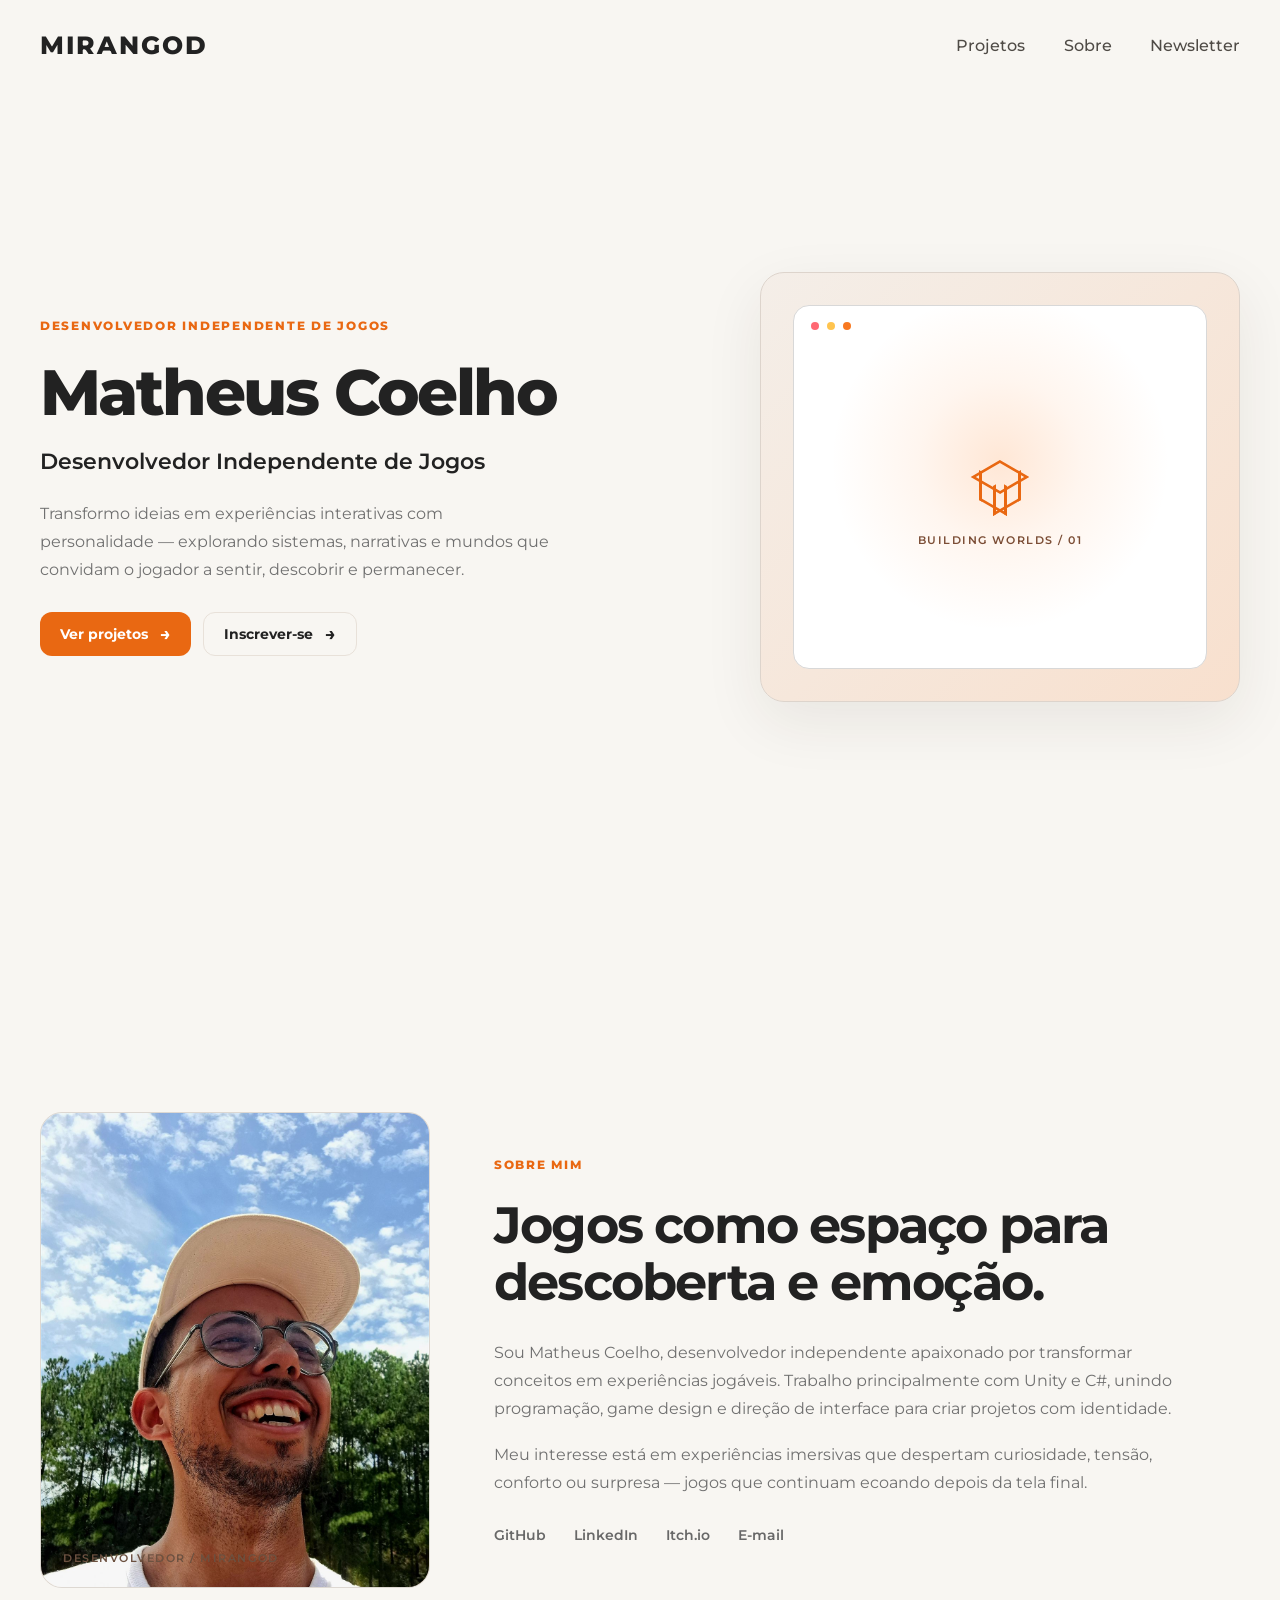
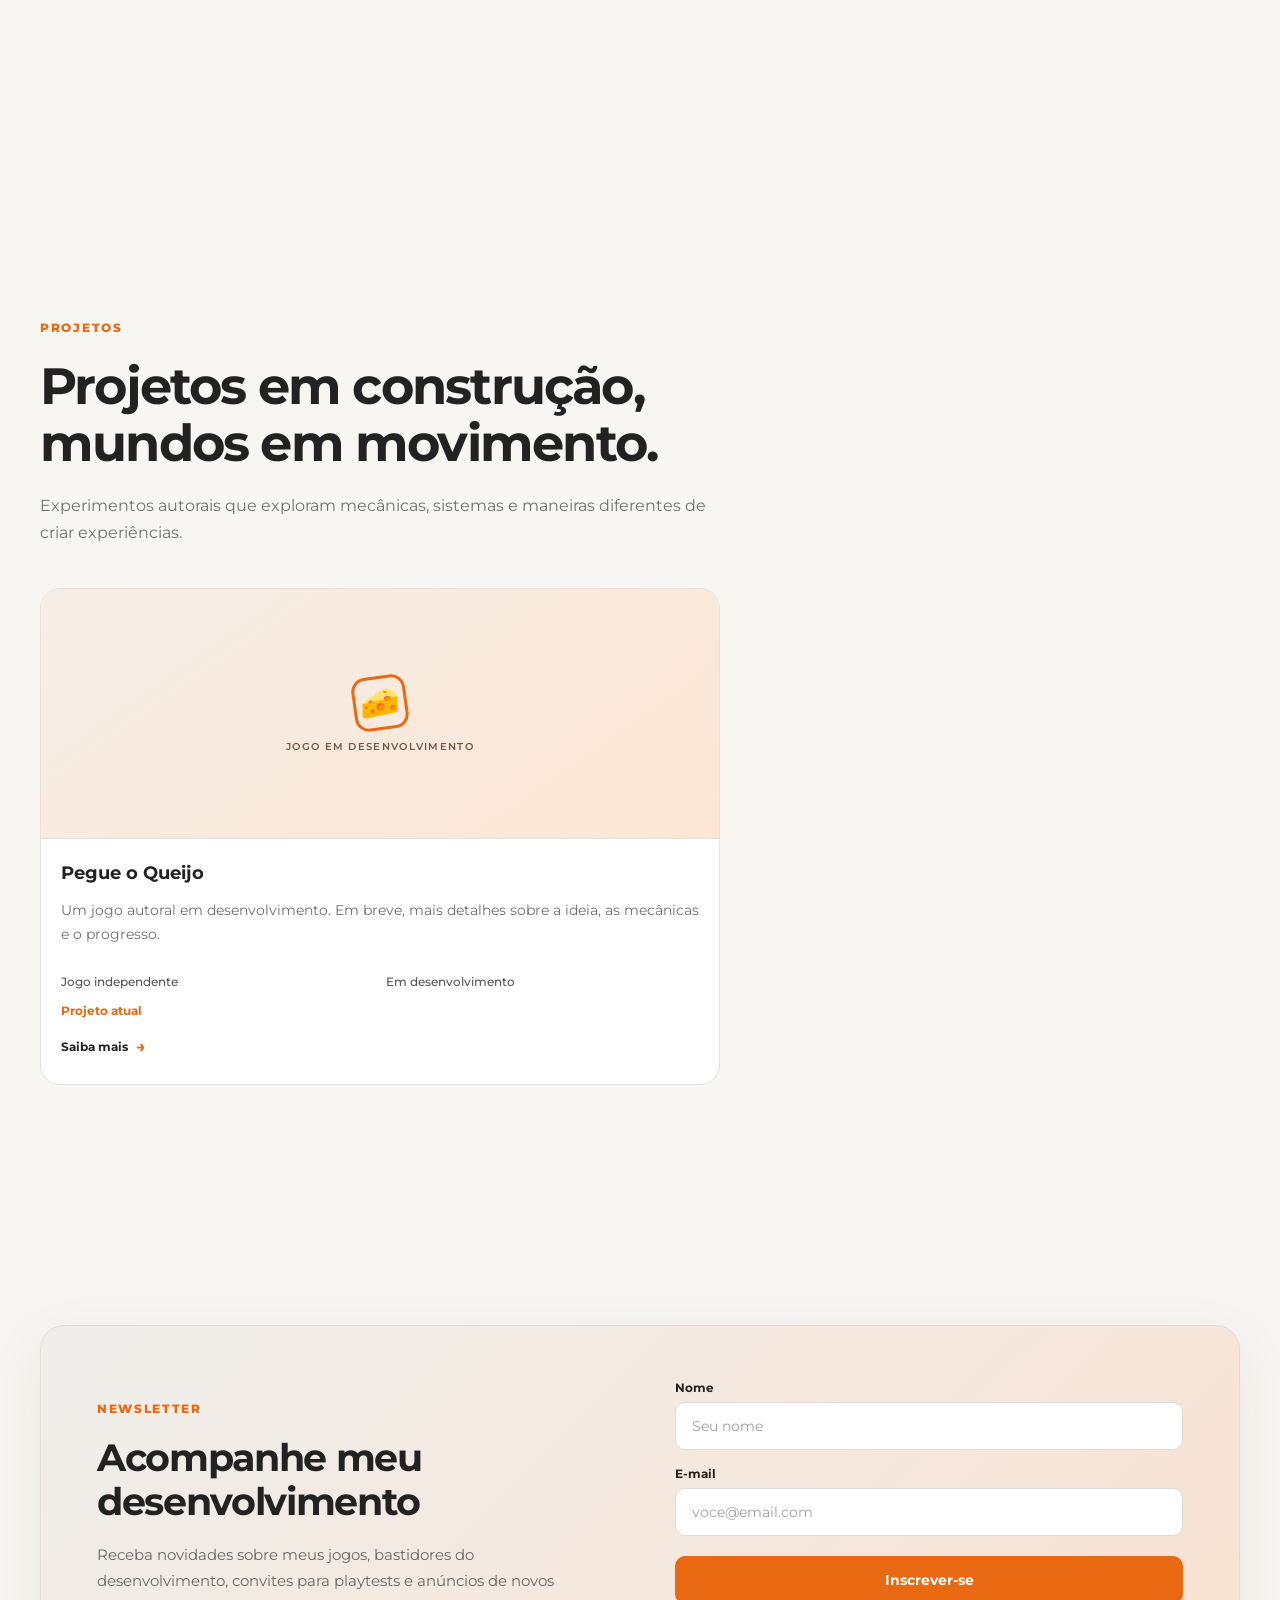
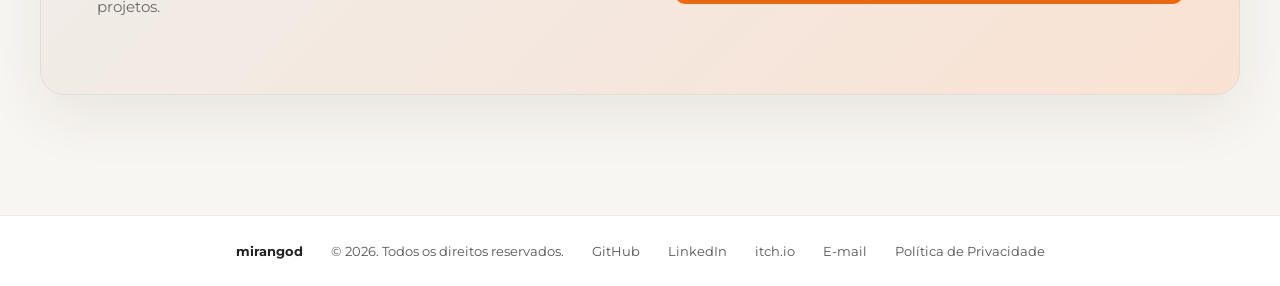
<file: index.html>
<!DOCTYPE html>
<html lang="pt-BR">

<head>

    <link rel="icon" href="favicon.ico" sizes="any">

    <meta charset="UTF-8">
    <meta name="viewport" content="width=device-width, initial-scale=1.0">

    <title>Mirangod | Desenvolvedor de Jogos</title>

    <meta name="description" content="Portfólio de Matheus Coelho, desenvolvedor independente de jogos.">

    <!-- Google tag (gtag.js) -->
    <script async src="https://www.googletagmanager.com/gtag/js?id=G-E8WZMS7468"></script>

    <script>
        window.dataLayer = window.dataLayer || [];

        function gtag(){
            dataLayer.push(arguments);
        }

        gtag('js', new Date());

        gtag('config', 'G-E8WZMS7468');
    </script>

    <link rel="preconnect" href="https://fonts.googleapis.com">
    <link rel="preconnect" href="https://fonts.gstatic.com" crossorigin>

    <link
        href="https://fonts.googleapis.com/css2?family=Montserrat:wght@300;400;500;600;700;800&display=swap"
        rel="stylesheet"
    >

    <link rel="stylesheet" href="css/reset.css">
    <link rel="stylesheet" href="css/variables.css">
    <link rel="stylesheet" href="css/style.css">
    <meta name="theme-color" content="#f8f6f2">

</head>

<body>

    <header class="header">

        <div class="container">

            <a href="/" class="logo" aria-label="Mirangod — início">
                MIRANGOD
            </a>

            <nav class="navigation">

                <ul class="navigation__list">

                    <li>
                        <a href="#projects">Projetos</a>
                    </li>

                    <li>
                        <a href="#about">Sobre</a>
                    </li>

                    <li>
                        <a href="#newsletter">Newsletter</a>
                    </li>

                </ul>

            </nav>

        </div>

    </header>


    <main>

        <section class="hero">

            <div class="container hero__container">

                <div class="hero__content">

                    <span class="hero__eyebrow">
                        DESENVOLVEDOR INDEPENDENTE DE JOGOS
                    </span>

                    <h1 class="hero__title">
                        Matheus Coelho
                    </h1>

                    <h2 class="hero__subtitle">
                        Desenvolvedor Independente de Jogos
                    </h2>

                    <p class="hero__description">
                        Transformo ideias em experiências interativas com
                        personalidade — explorando sistemas, narrativas e
                        mundos que convidam o jogador a sentir, descobrir e permanecer.
                    </p>

                    <div class="hero__actions">

                        <a href="#projects" class="button button--primary">
                            <span>Ver projetos</span>
                            <span class="button__arrow">→</span>
                        </a>

                        <a href="#newsletter" class="button button--secondary">
                            <span>Inscrever-se</span>
                            <span class="button__arrow">→</span>
                        </a>

                    </div>

                </div>


                <div class="hero__visual">

                    <div class="hero-card">

                        <div class="hero-card__window">

                            <div class="hero-card__dots">
                                <span></span>
                                <span></span>
                                <span></span>
                            </div>

                            <div class="hero-card__content">

                                <div class="cube">
                                    <div class="cube__top"></div>
                                    <div class="cube__left"></div>
                                    <div class="cube__right"></div>
                                </div>

                                <span class="hero-card__label">
                                    BUILDING WORLDS / 01
                                </span>

                            </div>

                        </div>

                    </div>

                </div>

            </div>

        </section>

        <section class="about" id="about">

            <div class="container about__container">

                <div class="about__image">

                    <img
                        src="assets/images/matheus-optimized.jpg"
                        width="1100"
                        height="2384"
                        loading="lazy"
                        decoding="async"
                        alt="Matheus Coelho, desenvolvedor independente de jogos"
                    >

                    <span class="about__image-label">
                        DESENVOLVEDOR / MIRANGOD
                    </span>

                </div>


                <div class="about__content">

                    <span class="about__eyebrow">
                        SOBRE MIM
                    </span>

                    <h2 class="about__title">
                        Jogos como espaço para
                        descoberta e emoção.
                    </h2>

                    <p class="about__description">
                        Sou Matheus Coelho, desenvolvedor independente apaixonado
                        por transformar conceitos em experiências jogáveis.
                        Trabalho principalmente com Unity e C#, unindo programação,
                        game design e direção de interface para criar projetos
                        com identidade.
                    </p>

                    <p class="about__description">
                        Meu interesse está em experiências imersivas que despertam
                        curiosidade, tensão, conforto ou surpresa — jogos que
                        continuam ecoando depois da tela final.
                    </p>


                    <div class="about__social">

                        <a
                            href="https://github.com/mirangod"
                            target="_blank"
                            rel="noopener noreferrer"
                            aria-label="GitHub"
                            class="about__social-link"
                        >
                            GitHub
                        </a>

                        <a
                            href="https://linkedin.com/in/matheusmirandacoelho"
                            target="_blank"
                            rel="noopener noreferrer"
                            aria-label="LinkedIn"
                            class="about__social-link"
                        >
                            LinkedIn
                        </a>

                        <a
                            href="https://mirangod.itch.io/"
                            aria-label="Itch.io"
                            class="about__social-link"
                        >
                            Itch.io
                        </a>

                        <a
                            href="mailto:contato@mirangod.com.br"
                            aria-label="Enviar e-mail"
                            class="about__social-link"
                        >
                            E-mail
                        </a>

                    </div>

                </div>

            </div>

        </section>

        <section class="projects" id="projects">

            <div class="container">

                <div class="projects__header">

                    <span class="projects__eyebrow">
                        PROJETOS
                    </span>

                    <h2 class="projects__title">
                        Projetos em construção,
                        mundos em movimento.
                    </h2>

                    <p class="projects__description">
                        Experimentos autorais que exploram mecânicas,
                        sistemas e maneiras diferentes de criar experiências.
                    </p>

                </div>


                <div class="projects__grid">


                    <article class="project-card">

                        <div class="project-card__visual">

                            <div class="project-card__icon">
                                <span class="project-card__controller" aria-hidden="true">🧀</span>
                            </div>

                            <span class="project-card__visual-label">
                                JOGO EM DESENVOLVIMENTO
                            </span>

                        </div>


                        <div class="project-card__content">

                            <h3 class="project-card__title">
                                Pegue o Queijo
                            </h3>

                            <p class="project-card__description">
                                Um jogo autoral em desenvolvimento. Em breve, mais
                                detalhes sobre a ideia, as mecânicas e o progresso.
                            </p>


                            <div class="project-card__info">

                                <span>
                                    Jogo independente
                                </span>

                                <span>
                                    Em desenvolvimento
                                </span>

                            </div>


                            <span class="project-card__status">
                                Projeto atual
                            </span>


                            <a class="project-card__link" href="https://mirangod.com.br/pegue-o-queijo/">
                                Saiba mais <span aria-hidden="true">→</span>
                            </a>

                        </div>

                    </article>


                </div>

            </div>

        </section>

        <!-- ========================================
            NEWSLETTER
        ======================================== -->

        <section class="newsletter" id="newsletter">

            <div class="container">

                <div class="newsletter__box">

                    <div class="newsletter__content">

                        <span class="newsletter__eyebrow">
                            NEWSLETTER
                        </span>

                        <h2 class="newsletter__title">
                            Acompanhe meu desenvolvimento
                        </h2>

                        <p class="newsletter__description">
                            Receba novidades sobre meus jogos, bastidores do
                            desenvolvimento, convites para playtests e anúncios
                            de novos projetos.
                        </p>

                    </div>


                    <form
                        class="newsletter__form"
                        id="newsletter-form"
                    >

                        <div class="newsletter__field">

                            <label for="newsletter-name">
                                Nome
                            </label>

                            <input
                                type="text"
                                id="newsletter-name"
                                name="name"
                                placeholder="Seu nome"
                                autocomplete="given-name"
                                required
                            >

                        </div>


                        <div class="newsletter__field">

                            <label for="newsletter-email">
                                E-mail
                            </label>

                            <input
                                type="email"
                                id="newsletter-email"
                                name="email"
                                placeholder="voce@email.com"
                                autocomplete="email"
                                required
                            >

                        </div>


                        <button
                            type="submit"
                            class="newsletter__button"
                        >
                            Inscrever-se
                        </button>

                        <p
                            class="newsletter__message"
                            id="newsletter-message"
                            aria-live="polite"
                        ></p>

                    </form>

                </div>

            </div>

        </section>

    </main>


    <script src="js/script.js"></script>

<footer class="footer">
    <div class="footer-content">
        <strong>mirangod</strong>
        <span>© 2026. Todos os direitos reservados.</span>

        <a href="https://github.com/mirangod" target="_blank" rel="noopener noreferrer">GitHub</a>
        <a href="https://linkedin.com/in/matheusmirandacoelho" target="_blank" rel="noopener noreferrer">LinkedIn</a>
        <a href="https://mirangod.itch.io/" target="_blank" rel="noopener noreferrer">itch.io</a>
        <a href="mailto:contato@mirangod.com.br">E-mail</a>
        <a href="/politica-de-privacidade/">Política de Privacidade</a>
    </div>
</footer>
</body>
</file>
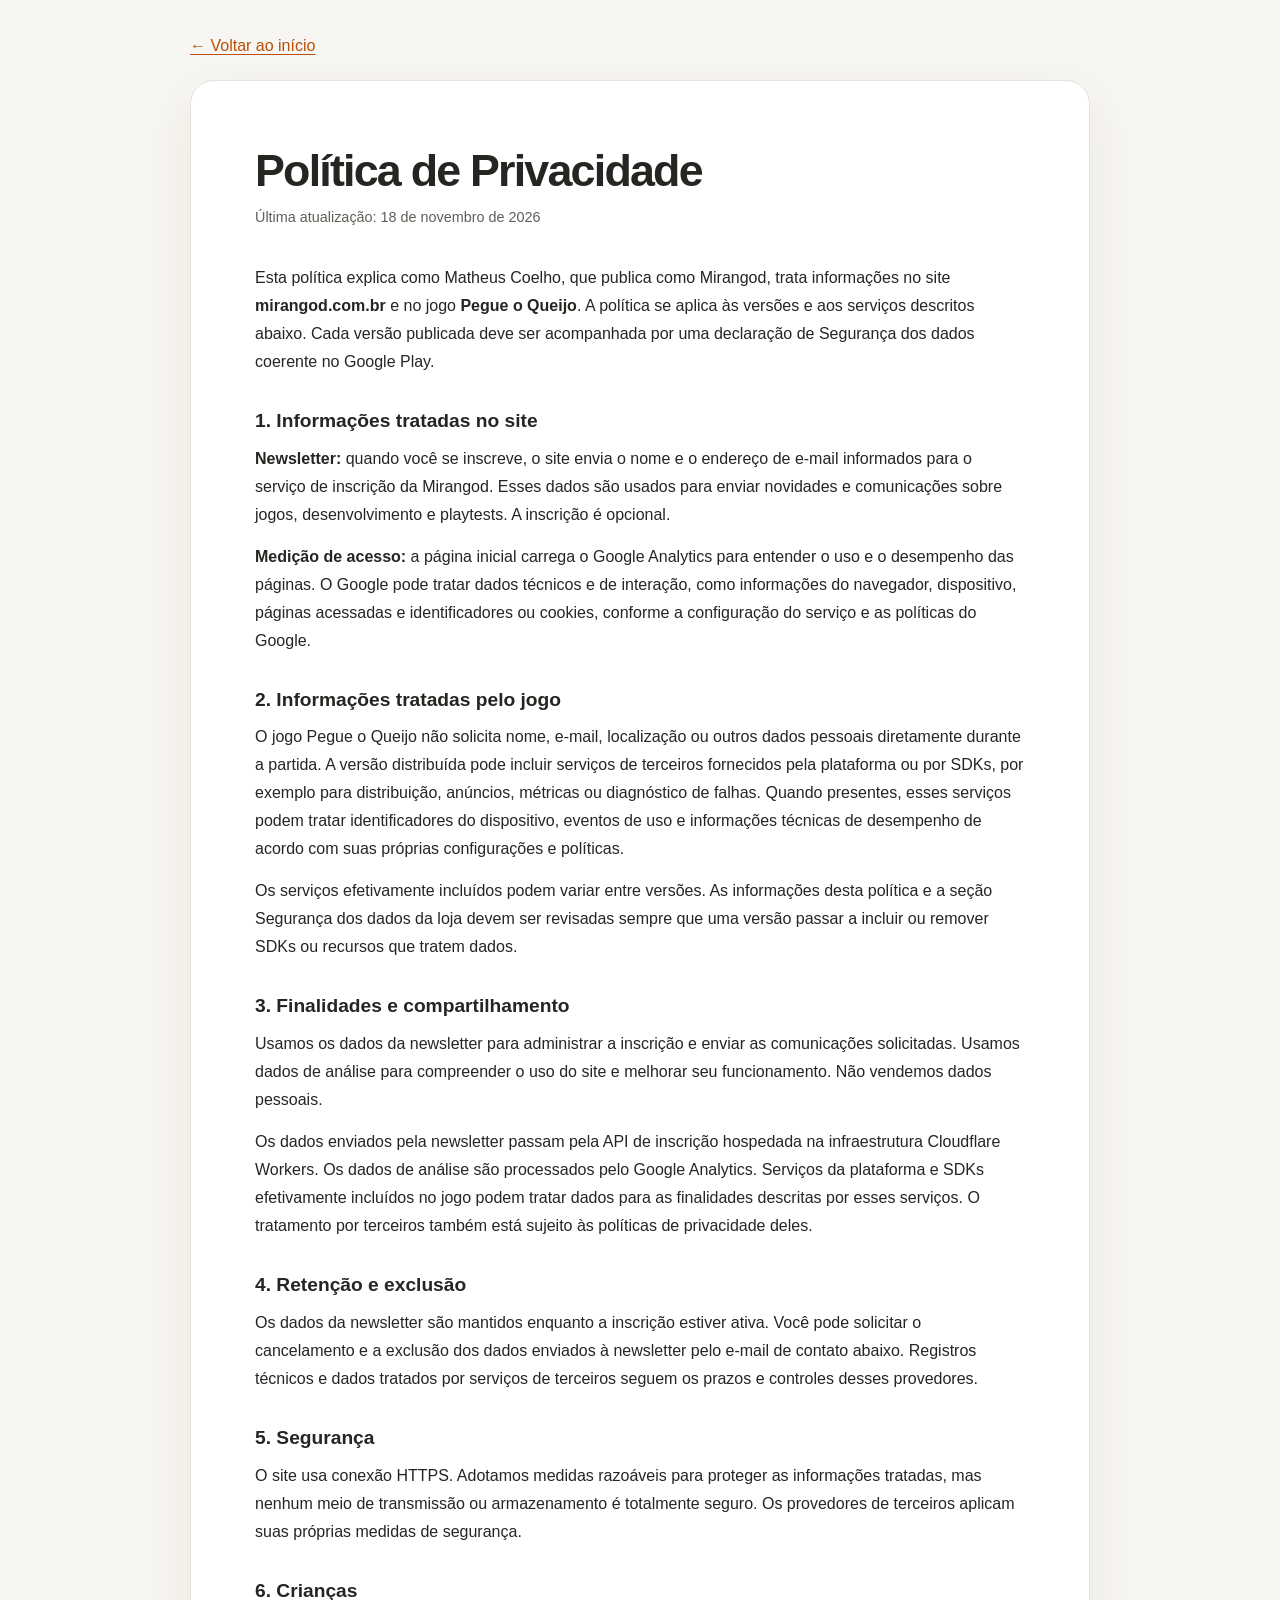
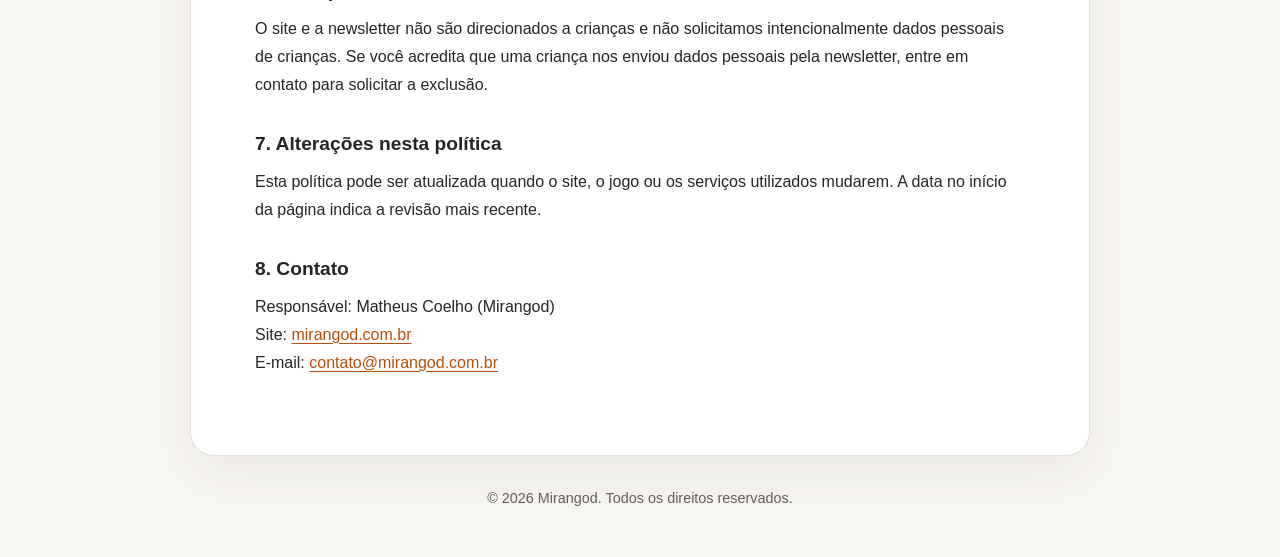
<file: politica-de-privacidade/index.html>
<!DOCTYPE html>
<html lang="pt-BR">
<head>
    <meta charset="UTF-8">
    <meta name="viewport" content="width=device-width, initial-scale=1.0">
    <meta name="description" content="Política de Privacidade do site Mirangod e do jogo Pegue o Queijo.">
    <meta name="theme-color" content="#f8f6f2">
    <title>Política de Privacidade | Mirangod</title>
    <link rel="stylesheet" href="style.css">
</head>
<body>
    <header class="policy-header">
        <a href="/">← Voltar ao início</a>
    </header>

    <main class="container">
        <h1>Política de Privacidade</h1>
        <p class="updated">Última atualização: 18 de novembro de 2026</p>

        <p>Esta política explica como Matheus Coelho, que publica como Mirangod, trata informações no site <strong>mirangod.com.br</strong> e no jogo <strong>Pegue o Queijo</strong>. A política se aplica às versões e aos serviços descritos abaixo. Cada versão publicada deve ser acompanhada por uma declaração de Segurança dos dados coerente no Google Play.</p>

        <section>
            <h2>1. Informações tratadas no site</h2>
            <p><strong>Newsletter:</strong> quando você se inscreve, o site envia o nome e o endereço de e-mail informados para o serviço de inscrição da Mirangod. Esses dados são usados para enviar novidades e comunicações sobre jogos, desenvolvimento e playtests. A inscrição é opcional.</p>
            <p><strong>Medição de acesso:</strong> a página inicial carrega o Google Analytics para entender o uso e o desempenho das páginas. O Google pode tratar dados técnicos e de interação, como informações do navegador, dispositivo, páginas acessadas e identificadores ou cookies, conforme a configuração do serviço e as políticas do Google.</p>
        </section>

        <section>
            <h2>2. Informações tratadas pelo jogo</h2>
            <p>O jogo Pegue o Queijo não solicita nome, e-mail, localização ou outros dados pessoais diretamente durante a partida. A versão distribuída pode incluir serviços de terceiros fornecidos pela plataforma ou por SDKs, por exemplo para distribuição, anúncios, métricas ou diagnóstico de falhas. Quando presentes, esses serviços podem tratar identificadores do dispositivo, eventos de uso e informações técnicas de desempenho de acordo com suas próprias configurações e políticas.</p>
            <p>Os serviços efetivamente incluídos podem variar entre versões. As informações desta política e a seção Segurança dos dados da loja devem ser revisadas sempre que uma versão passar a incluir ou remover SDKs ou recursos que tratem dados.</p>
        </section>

        <section>
            <h2>3. Finalidades e compartilhamento</h2>
            <p>Usamos os dados da newsletter para administrar a inscrição e enviar as comunicações solicitadas. Usamos dados de análise para compreender o uso do site e melhorar seu funcionamento. Não vendemos dados pessoais.</p>
            <p>Os dados enviados pela newsletter passam pela API de inscrição hospedada na infraestrutura Cloudflare Workers. Os dados de análise são processados pelo Google Analytics. Serviços da plataforma e SDKs efetivamente incluídos no jogo podem tratar dados para as finalidades descritas por esses serviços. O tratamento por terceiros também está sujeito às políticas de privacidade deles.</p>
        </section>

        <section>
            <h2>4. Retenção e exclusão</h2>
            <p>Os dados da newsletter são mantidos enquanto a inscrição estiver ativa. Você pode solicitar o cancelamento e a exclusão dos dados enviados à newsletter pelo e-mail de contato abaixo. Registros técnicos e dados tratados por serviços de terceiros seguem os prazos e controles desses provedores.</p>
        </section>

        <section>
            <h2>5. Segurança</h2>
            <p>O site usa conexão HTTPS. Adotamos medidas razoáveis para proteger as informações tratadas, mas nenhum meio de transmissão ou armazenamento é totalmente seguro. Os provedores de terceiros aplicam suas próprias medidas de segurança.</p>
        </section>

        <section>
            <h2>6. Crianças</h2>
            <p>O site e a newsletter não são direcionados a crianças e não solicitamos intencionalmente dados pessoais de crianças. Se você acredita que uma criança nos enviou dados pessoais pela newsletter, entre em contato para solicitar a exclusão.</p>
        </section>

        <section>
            <h2>7. Alterações nesta política</h2>
            <p>Esta política pode ser atualizada quando o site, o jogo ou os serviços utilizados mudarem. A data no início da página indica a revisão mais recente.</p>
        </section>

        <section>
            <h2>8. Contato</h2>
            <p>Responsável: Matheus Coelho (Mirangod)<br>
            Site: <a href="https://mirangod.com.br">mirangod.com.br</a><br>
            E-mail: <a href="mailto:contato@mirangod.com.br">contato@mirangod.com.br</a></p>
        </section>
    </main>

    <footer>© 2026 Mirangod. Todos os direitos reservados.</footer>
</body>
</html>
</file>
<file: css/variables.css>
:root{

    --color-primary:#e96812;

    --color-text:#222222;

    --color-background:#f8f6f2;

    --color-border:#e8e1d9;

    --container-width:1200px;

    --transition:180ms ease;

    --radius:20px;

}
</file>
<file: css/style.css>
body{

    background:var(--color-background);

    color:var(--color-text);

}

.container{

    width:min(100% - 64px,var(--container-width));

    margin:auto;

}

.header{

    height:90px;

    display:flex;

    align-items:center;

}

.header .container{

    display:flex;

    justify-content:space-between;

    align-items:center;

}

.logo{

    font-size:1.55rem;

    font-weight:800;

    letter-spacing:.08em;

}

.navigation__list{

    display:flex;

    gap:42px;

}

.navigation a{

    font-size:1rem;

    font-weight:500;

    transition:var(--transition);

}

.navigation a:hover{

    color:var(--color-primary);

}

/* ========================================
   HERO
======================================== */

.hero {
    min-height: calc(100vh - 90px);

    display: flex;
    align-items: center;

    padding: 54px 0 70px;
}

.hero__container {
    display: grid;

    grid-template-columns: 1fr 1fr;

    align-items: center;

    gap: 64px;
}


/* ========================================
   HERO CONTENT
======================================== */

.hero__content {
    max-width: 580px;
}

.hero__eyebrow {
    display: block;

    margin-bottom: 26px;

    color: var(--color-primary);

    font-size: 0.78rem;
    font-weight: 800;

    letter-spacing: 0.14em;
}

.hero__title {
    margin-bottom: 20px;

    color: var(--color-text);

    font-size: clamp(3.5rem, 5vw, 4.8rem);
    font-weight: 800;

    line-height: 1.05;

    letter-spacing: -0.04em;
}

.hero__subtitle {
    margin-bottom: 24px;

    color: var(--color-text);

    font-size: 1.35rem;
    font-weight: 600;

    line-height: 1.4;
}

.hero__description {
    max-width: 510px;

    margin-bottom: 28px;

    color: #707070;

    font-size: 1rem;
    font-weight: 400;

    line-height: 1.75;
}


/* ========================================
   HERO ACTIONS
======================================== */

.hero__actions {
    display: flex;

    gap: 12px;

    align-items: center;
}

.button {
    min-height: 44px;

    display: inline-flex;

    align-items: center;
    justify-content: center;

    gap: 12px;

    padding: 0 20px;

    border-radius: 12px;

    font-size: 0.9rem;
    font-weight: 700;

    transition:
        transform var(--transition),
        background var(--transition),
        border-color var(--transition);
}

.button:hover {
    transform: translateY(-2px);
}

.button__arrow {
    font-size: 1.15rem;

    line-height: 1;
}


/* Primary */

.button--primary {
    color: #ffffff;

    background: var(--color-primary);
}

.button--primary:hover {
    background: #ff6d08;
}


/* Secondary */

.button--secondary {
    color: var(--color-text);

    background: transparent;

    border: 1px solid var(--color-border);
}

.button--secondary:hover {
    border-color: #cfcfcf;

    background: #f4f1ed;
}


/* ========================================
   HERO VISUAL
======================================== */

.hero__visual {
    display: flex;

    justify-content: flex-end;
}

.hero-card {
    width: 100%;
    max-width: 480px;

    padding: 32px;

    background:
        linear-gradient(
            135deg,
            #f4eee8 0%,
            #f8e0ce 100%
        );

    border: 1px solid #ddd4cc;

    border-radius: 24px;
}

.hero-card__window {
    position: relative;

    width: 100%;
    aspect-ratio: 1.14;

    overflow: hidden;

    background: #ffffff;

    border: 1px solid #d8d8d8;

    border-radius: 16px;
}


/* ========================================
   WINDOW
======================================== */

.hero-card__dots {
    position: absolute;

    top: 16px;
    left: 17px;

    display: flex;

    gap: 8px;
}

.hero-card__dots span {
    width: 8px;
    height: 8px;

    display: block;

    border-radius: 50%;
}

.hero-card__dots span:nth-child(1) {
    background: #ff6873;
}

.hero-card__dots span:nth-child(2) {
    background: #ffc44f;
}

.hero-card__dots span:nth-child(3) {
    background: #f87920;
}


/* ========================================
   CARD CONTENT
======================================== */

.hero-card__content {
    width: 100%;
    height: 100%;

    display: flex;

    flex-direction: column;

    align-items: center;
    justify-content: center;

    gap: 18px;

    padding-top: 20px;

    background:
        radial-gradient(
            circle at 50% 43%,
            rgba(255, 122, 26, 0.18) 0%,
            rgba(255, 122, 26, 0.07) 28%,
            rgba(255, 255, 255, 0) 58%
        );
}

.hero-card__label {
    color: #7b4d35;

    font-size: 0.7rem;
    font-weight: 600;

    letter-spacing: 0.13em;
}


/* ========================================
   CUBE
======================================== */

.cube {
    position: relative;

    width: 56px;
    height: 56px;

    margin-top: 12px;
}

.cube__top,
.cube__left,
.cube__right {
    position: absolute;

    border: 3px solid var(--color-primary);
}

.cube__top {
    width: 34px;
    height: 34px;

    top: 1px;
    left: 11px;

    transform: rotate(30deg) skewX(-30deg) scaleY(0.86);
}

.cube__left {
    width: 28px;
    height: 30px;

    top: 19px;
    left: 7px;

    transform: skewY(30deg);
    
    border-top: none;
}

.cube__right {
    width: 28px;
    height: 30px;

    top: 19px;
    right: 7px;

    transform: skewY(-30deg);

    border-top: none;
}

/* ========================================
   RESPONSIVE
======================================== */

@media (max-width: 900px) {

        .projects {
        padding: 90px 0;
    }

    .projects__grid {
        grid-template-columns: 1fr;
    }

    .project-card__visual {
        height: 280px;
    }
    
    .hero {
        padding: 60px 0;
    }

    .hero__container {
        grid-template-columns: 1fr;

        gap: 60px;
    }

    .hero__content {
        max-width: 100%;
    }

    .hero__visual {
        justify-content: center;
    }

    .hero-card {
        max-width: 520px;
    }

}

@media (max-width: 768px) {
    .footer-content {
        flex-wrap: wrap;
        gap: 14px 20px;
        text-align: center;
    }
}

@media (max-width: 600px) {

    .newsletter {
        padding: 45px 0;
    }

    .newsletter__box {
        gap: 36px;

        padding: 36px 24px;

        border-radius: 20px;
    }

    .newsletter__title {
        font-size: 2.2rem;
    }

    .newsletter__description {
        font-size: 0.92rem;
    }

    .newsletter__field input,
    .newsletter__button {
        height: 50px;
    }

    .projects {
        padding: 45px 0;
    }

    .projects__title {
        font-size: 2.3rem;
    }

    .projects__description {
        font-size: 0.92rem;
    }

    .project-card__visual {
        height: 220px;
    }

    .project-card__content {
        min-height: auto;
    }

    .project-card__info {
        grid-template-columns: 1fr 1fr;
    }

    .about {
        padding: 45px 0;
    }

    .about__container {
        grid-template-columns: 1fr;
        gap: 40px;
    }

    .about__image {
        width: 100%;
        max-width: 280px;
        aspect-ratio: 1 / 1;
        margin: 0 auto;
    }

    .about__title {
        font-size: 2.3rem;
    }

    .about__description {
        font-size: 0.92rem;
    }

    .about__social {
        flex-wrap: wrap;
        gap: 20px;
    }

    .container {
        width: min(100% - 40px, var(--container-width));
    }

    .header {
        height: 76px;
    }

    .navigation__list {
        gap: 18px;
    }

    .navigation a {
        font-size: 0.8rem;
    }

    .logo {
        font-size: 1.2rem;
    }

    .hero {
        min-height: auto;

        padding: 50px 0 60px;
    }

    .hero__container {
        gap: 48px;
    }

    .hero__eyebrow {
        margin-bottom: 20px;

        font-size: 0.68rem;
    }

    .hero__title {
        font-size: 3rem;
    }

    .hero__subtitle {
        font-size: 1.1rem;
    }

    .hero__description {
        font-size: 0.92rem;

        line-height: 1.7;
    }

    .hero__actions {
        flex-direction: column;

        align-items: stretch;
    }

    .button {
        width: 100%;
    }

    .hero-card {
        padding: 20px;

        border-radius: 20px;
    }

}

    /* ========================================
   ABOUT
    ======================================== */

.about {
    min-height: 100vh;

    display: flex;
    align-items: center;

    padding: 120px 0;
}

.about__container {
    display: grid;

    grid-template-columns: 390px 1fr;

    align-items: center;

    gap: 64px;
}


/* ========================================
   ABOUT IMAGE
======================================== */

.about__image {
    position: relative;

    width: 100%;
    aspect-ratio: 0.82;

    overflow: hidden;

    background:
        linear-gradient(
            135deg,
            #f1eee9 0%,
            #f9dcc7 100%
        );

    border: 1px solid #ddd8d2;

    border-radius: 22px;
}

.about__image img {
    width: 100%;
    height: 100%;

    object-fit: cover;
}

.about__image-label {
    position: absolute;

    left: 22px;
    bottom: 22px;

    color: #6c5140;

    font-size: 0.68rem;
    font-weight: 600;

    letter-spacing: 0.14em;
}


/* ========================================
   ABOUT CONTENT
======================================== */

.about__content {
    max-width: 680px;
}

.about__eyebrow {
    display: block;

    margin-bottom: 24px;

    color: var(--color-primary);

    font-size: 0.78rem;
    font-weight: 800;

    letter-spacing: 0.14em;
}

.about__title {
    max-width: 650px;

    margin-bottom: 28px;

    color: var(--color-text);

    font-size: clamp(2.4rem, 4vw, 3.5rem);
    font-weight: 700;

    line-height: 1.12;

    letter-spacing: -0.035em;
}

.about__description {
    max-width: 700px;

    margin-bottom: 18px;

    color: #707070;

    font-size: 1rem;
    font-weight: 400;

    line-height: 1.75;
}


/* ========================================
   ABOUT SOCIAL
======================================== */

.about__social {
    display: flex;

    align-items: center;

    gap: 28px;

    margin-top: 30px;
}

.about__social-link {
    color: #686868;

    font-size: 0.85rem;
    font-weight: 600;

    transition:
        color var(--transition),
        transform var(--transition);
}

.about__social-link:hover {
    color: var(--color-primary);

    transform: translateY(-2px);
}

/* ========================================
   PROJECTS
======================================== */

.projects {
    padding: 120px 0;
}


/* ========================================
   PROJECTS HEADER
======================================== */

.projects__header {
    max-width: 760px;

    margin-bottom: 42px;
}

.projects__eyebrow {
    display: block;

    margin-bottom: 22px;

    color: var(--color-primary);

    font-size: 0.78rem;
    font-weight: 800;

    letter-spacing: 0.14em;
}

.projects__title {
    max-width: 700px;

    margin-bottom: 20px;

    color: var(--color-text);

    font-size: clamp(2.5rem, 4vw, 3.5rem);
    font-weight: 700;

    line-height: 1.12;

    letter-spacing: -0.035em;
}

.projects__description {
    max-width: 700px;

    color: #707070;

    font-size: 1rem;
    font-weight: 400;

    line-height: 1.7;
}


/* ========================================
   PROJECTS GRID
======================================== */

.projects__grid {
    display: grid;

    grid-template-columns: repeat(2, 1fr);

    gap: 22px;
}


/* ========================================
   PROJECT CARD
======================================== */

.project-card {
    overflow: hidden;

    background: #f7f6f3;

    border: 1px solid var(--color-border);

    border-radius: var(--radius);

    transition:
        transform var(--transition),
        border-color var(--transition),
        box-shadow var(--transition);
}

.project-card:hover {
    transform: translateY(-4px);

    border-color: #d7d0c9;

    box-shadow: 0 12px 30px rgba(34, 34, 34, 0.06);
}


/* ========================================
   PROJECT VISUAL
======================================== */

.project-card__visual {
    height: 250px;

    display: flex;

    flex-direction: column;

    align-items: center;
    justify-content: center;

    gap: 10px;

    background:
        linear-gradient(
            135deg,
            #f0eee9 0%,
            #f9dac5 100%
        );

    border-bottom: 1px solid #e4ded8;
}

.project-card__icon {
    width: 54px;
    height: 54px;

    display: flex;

    align-items: center;
    justify-content: center;

    color: var(--color-primary);

    border: 3px solid var(--color-primary);

    border-radius: 14px;

    transform: rotate(-8deg);
}

.project-card__controller {
    font-size: 2rem;
    font-weight: 700;

    line-height: 1;

    transform: rotate(8deg);
}

.project-card__visual-label {
    color: #755541;

    font-size: 0.62rem;
    font-weight: 600;

    letter-spacing: 0.13em;
}


/* ========================================
   PROJECT CONTENT
======================================== */

.project-card__content {
    min-height: 245px;

    display: flex;

    flex-direction: column;

    padding: 22px 20px 20px;
}

.project-card__title {
    margin-bottom: 14px;

    color: var(--color-text);

    font-size: 1.1rem;
    font-weight: 700;

    line-height: 1.35;
}

.project-card__description {
    margin-bottom: 18px;

    color: #6f6f6f;

    font-size: 0.9rem;
    font-weight: 400;

    line-height: 1.65;
}


/* ========================================
   PROJECT INFO
======================================== */

.project-card__info {
    display: grid;

    grid-template-columns: 1fr 1fr;

    gap: 12px;

    margin-top: auto;

    margin-bottom: 14px;
}

.project-card__info span {
    color: #555555;

    font-size: 0.72rem;
    font-weight: 500;

    line-height: 1.4;
}


/* ========================================
   PROJECT STATUS
======================================== */

.project-card__status {
    display: block;

    margin-bottom: 10px;

    color: var(--color-primary);

    font-size: 0.72rem;
    font-weight: 700;
}


/* ========================================
   PROJECT LINK
======================================== */

.project-card__link {
    display: inline-flex;

    align-items: center;

    gap: 8px;

    width: fit-content;

    color: var(--color-text);

    font-size: 0.78rem;
    font-weight: 700;

    transition: color var(--transition);
}

.project-card__link span {
    color: var(--color-primary);

    font-size: 1rem;

    transition: transform var(--transition);
}

.project-card:hover .project-card__link {
    color: var(--color-primary);
}

.project-card:hover .project-card__link span {
    transform: translateX(3px);
}

/* ========================================
   NEWSLETTER
======================================== */

.newsletter {
    padding: 120px 0;
}


/* ========================================
   NEWSLETTER BOX
======================================== */

.newsletter__box {
    display: grid;

    grid-template-columns: 1fr 1fr;

    align-items: center;

    gap: 70px;

    padding: 54px 56px;

    background:
        linear-gradient(
            135deg,
            #efeeeb 0%,
            #f9e2d3 100%
        );

    border: 1px solid #e1dcd6;

    border-radius: 24px;

    box-shadow:
        0 14px 30px rgba(34, 34, 34, 0.08),
        0 4px 10px rgba(34, 34, 34, 0.04);
}


/* ========================================
   NEWSLETTER CONTENT
======================================== */

.newsletter__content {
    max-width: 540px;
}

.newsletter__eyebrow {
    display: block;

    margin-bottom: 20px;

    color: var(--color-primary);

    font-size: 0.75rem;
    font-weight: 800;

    letter-spacing: 0.14em;
}

.newsletter__title {
    margin-bottom: 18px;

    color: var(--color-text);

    font-size: clamp(2rem, 3vw, 2.8rem);
    font-weight: 700;

    line-height: 1.15;

    letter-spacing: -0.035em;
}

.newsletter__description {
    max-width: 500px;

    color: #686868;

    font-size: 0.95rem;
    font-weight: 400;

    line-height: 1.7;
}


/* ========================================
   NEWSLETTER FORM
======================================== */

.newsletter__form {
    display: flex;

    flex-direction: column;

    gap: 16px;

    width: 100%;
}

.newsletter__field {
    display: flex;

    flex-direction: column;

    gap: 7px;
}

.newsletter__field label {
    color: var(--color-text);

    font-size: 0.78rem;
    font-weight: 700;
}

.newsletter__field input {
    width: 100%;
    height: 48px;

    padding: 0 16px;

    color: var(--color-text);

    background: #ffffff;

    border: 1px solid #dedbd7;

    border-radius: 10px;

    outline: none;

    font-family: inherit;
    font-size: 0.9rem;

    transition:
        border-color var(--transition),
        box-shadow var(--transition);
}

.newsletter__field input::placeholder {
    color: #a0a0a0;
}

.newsletter__field input:focus {
    border-color: var(--color-primary);

    box-shadow:
        0 0 0 3px rgba(255, 122, 26, 0.12);
}


/* ========================================
   NEWSLETTER BUTTON
======================================== */

.newsletter__button {
    width: 100%;
    height: 48px;

    margin-top: 4px;

    color: #ffffff;

    background: var(--color-primary);

    border: none;
    border-radius: 10px;

    cursor: pointer;

    font-family: inherit;
    font-size: 0.9rem;
    font-weight: 700;

    transition:
        transform var(--transition),
        background var(--transition),
        box-shadow var(--transition);
}

/* ========================================
   NEWSLETTER MESSAGE
======================================== */

.newsletter__message {
    min-height: 20px;

    margin: 0;

    font-size: 0.82rem;
    font-weight: 600;

    line-height: 1.4;

    text-align: center;

    opacity: 0;
    transition: opacity var(--transition);
}

.newsletter__message--success {
    color: #3f7d4f;

    opacity: 1;
}

.newsletter__message--error {
    color: #c65353;

    opacity: 1;
}

.newsletter__button:hover {
    background: #ff6d08;

    transform: translateY(-2px);

    box-shadow:
        0 6px 14px rgba(255, 122, 26, 0.22);
}

.newsletter__button:active {
    transform: translateY(0);
}

.footer {
    width: 100%;
    padding: 24px 40px;
    background-color: #ffffff;
    border-top: 1px solid #eeeeee;
    box-sizing: border-box;
}

.footer-content {
    max-width: 1200px;
    margin: 0 auto;

    display: flex;
    align-items: center;
    justify-content: center;
    gap: 28px;

    font-family: 'Montserrat', sans-serif;
    font-size: 13px;
    color: #555555;
}

.footer strong {
    color: #222222;
    font-weight: 700;
}

.footer a {
    color: #555555;
    text-decoration: none;
    transition: color 0.2s ease;
}

.footer a:hover {
    color: #f28c28;
}

@media (max-width: 600px) {
    .about__container {
        display: grid;
        grid-template-columns: 1fr;
        gap: 40px;
    }

    .about__image {
        width: 100%;
        max-width: 280px;
        aspect-ratio: 1 / 1;
        margin: 0 auto;
    }

    .about__content {
        width: 100%;
        max-width: 100%;
    }

    .newsletter__box {
        grid-template-columns: 1fr;
        gap: 36px;
    }

    .newsletter__content {
        max-width: 100%;
    }

    .newsletter__form {
        width: 100%;
    }

    .projects__grid {
        display: grid;
        grid-template-columns: 1fr;
        gap: 22px;
    }
}

/* Final responsive and accessibility refinements */
html { scroll-padding-top: 24px; }
a:focus-visible, button:focus-visible, input:focus-visible {
    outline: 3px solid rgba(233, 104, 18, .42);
    outline-offset: 3px;
}
.container { width: min(100% - 48px, var(--container-width)); }
.navigation__list { gap: clamp(14px, 3vw, 42px); }
.navigation a { color: #4f4b46; }
.hero { min-height: min(820px, calc(100svh - 90px)); }
.hero-card, .newsletter__box { box-shadow: 0 20px 60px rgba(53, 42, 31, .08); }
.project-card { background: #fff; }
.project-card__visual { background: linear-gradient(145deg, #f5eee7, #fce5d4); }
.project-card__link { min-height: 36px; }
.about__image img { object-position: center 38%; }
.footer-content { flex-wrap: wrap; line-height: 1.7; }
@media (min-width: 901px) {
    .projects__grid { grid-template-columns: minmax(0, 1fr); max-width: 680px; }
}
@media (max-width: 900px) {
    .about { min-height: auto; }
    .about__container { grid-template-columns: minmax(220px, 34%) minmax(0, 1fr); gap: 40px; }
    .about__image { aspect-ratio: .82; }
    .newsletter__box { grid-template-columns: minmax(0, 1fr) minmax(0, 1fr); gap: 36px; padding: 42px; }
    .projects__grid { max-width: 680px; margin-inline: auto; }
}
@media (max-width: 600px) {
    .container { width: min(100% - 36px, var(--container-width)); }
    .header { height: auto; padding: 18px 0 14px; }
    .header .container { flex-wrap: wrap; gap: 10px 16px; }
    .navigation { width: 100%; }
    .navigation__list { justify-content: space-between; gap: 10px; }
    .navigation a { font-size: .82rem; }
    .hero { min-height: auto; padding: 54px 0; }
    .hero__container { gap: 36px; }
    .hero__title { font-size: clamp(2.6rem, 12vw, 3.5rem); }
    .hero__actions { flex-direction: row; flex-wrap: wrap; }
    .button { width: auto; flex: 1 1 145px; }
    .hero-card { padding: 18px; }
    .about__container { grid-template-columns: minmax(0, 1fr); gap: 30px; }
    .about__image { width: min(100%, 310px); max-width: none; }
    .about, .projects, .newsletter { padding: 64px 0; }
    .newsletter__box { grid-template-columns: minmax(0, 1fr); gap: 28px; padding: 30px 22px; }
    .newsletter__title, .projects__title, .about__title { font-size: clamp(2rem, 9vw, 2.7rem); }
    .project-card__visual { height: 190px; }
    .project-card__content { min-height: 0; }
    .project-card__info { grid-template-columns: 1fr; gap: 6px; }
    .footer { padding: 24px 18px; }
    .footer-content { gap: 10px 18px; }
}
@media (max-width: 360px) {
    .container { width: calc(100% - 28px); }
    .navigation a { font-size: .75rem; }
    .hero__actions { flex-direction: column; align-items: stretch; }
    .button { width: 100%; }
}
@media (prefers-reduced-motion: reduce) {
    html { scroll-behavior: auto; }
    *, *::before, *::after { transition-duration: .01ms !important; animation-duration: .01ms !important; }
}
</file>
<file: politica-de-privacidade/style.css>
:root {
    color-scheme: light;
    --background: #f8f6f2;
    --surface: #fff;
    --border: #e8e1d9;
    --text: #272522;
    --muted: #625d57;
    --accent: #b94f0a;
}
* { box-sizing: border-box; }
html { scroll-behavior: smooth; }
body {
    margin: 0;
    background: var(--background);
    color: var(--text);
    font: 16px/1.75 Montserrat, "Segoe UI", Arial, sans-serif;
}
.policy-header, .container, footer { width: min(900px, calc(100% - 40px)); margin-inline: auto; }
.policy-header { padding: 32px 0 20px; }
a { color: var(--accent); text-underline-offset: 3px; }
a:focus-visible { outline: 3px solid #e6a278; outline-offset: 3px; }
.container {
    padding: clamp(28px, 7vw, 64px);
    background: var(--surface);
    border: 1px solid var(--border);
    border-radius: 24px;
    box-shadow: 0 18px 55px rgba(53, 42, 31, .07);
}
h1 { margin: 0 0 8px; font-size: clamp(2rem, 5vw, 2.8rem); line-height: 1.15; letter-spacing: -.04em; }
.updated { margin: 0 0 34px; color: var(--muted); font-size: .9rem; }
section { margin-top: 32px; }
h2 { margin: 0 0 10px; font-size: 1.2rem; line-height: 1.4; }
p { margin: 0 0 14px; }
footer { padding: 30px 0 46px; color: var(--muted); text-align: center; font-size: .9rem; }
@media (max-width: 520px) {
    .policy-header, .container, footer { width: calc(100% - 28px); }
    .policy-header { padding-top: 20px; }
    .container { border-radius: 18px; }
    section { margin-top: 26px; }
}
@media (prefers-reduced-motion: reduce) { html { scroll-behavior: auto; } }
</file>
